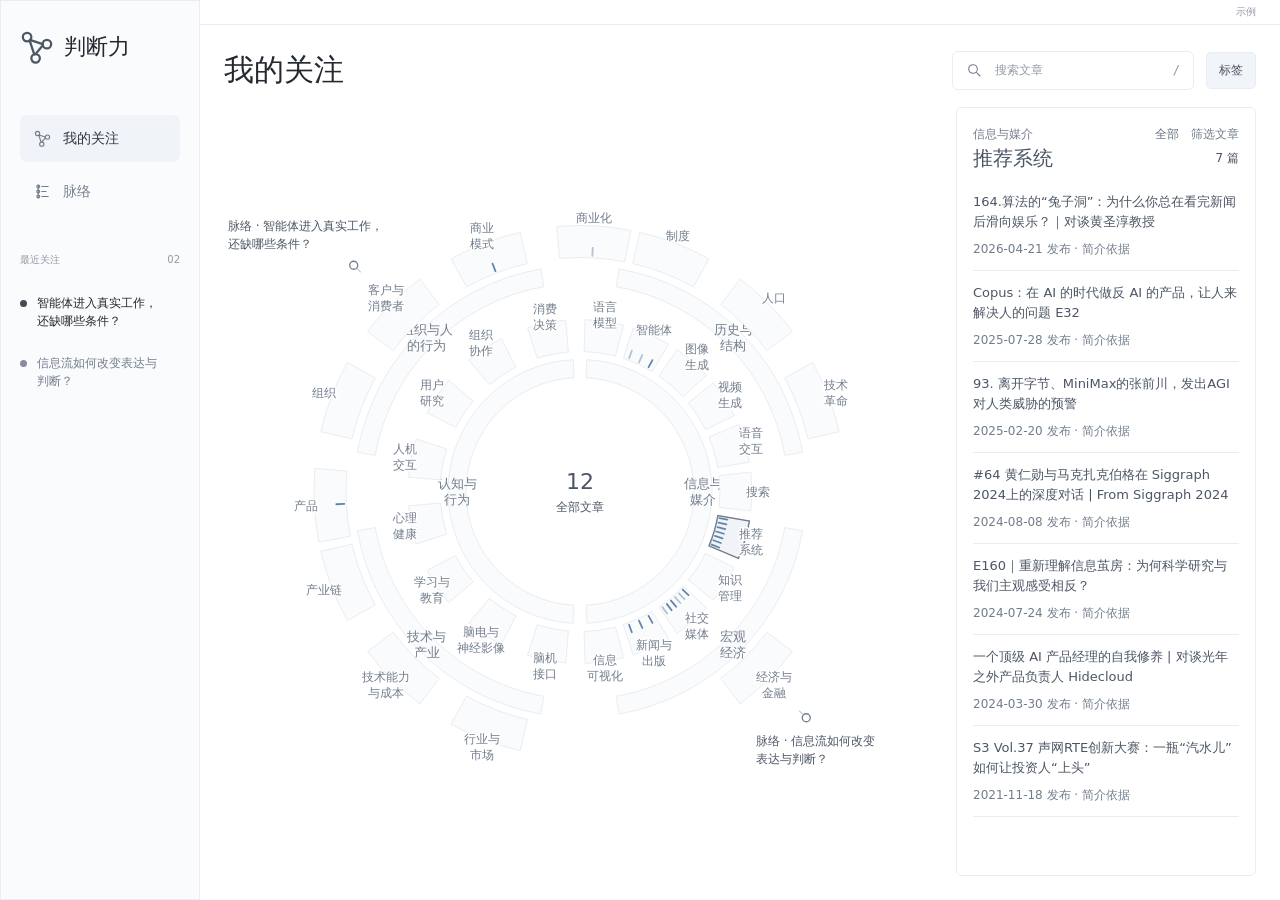
<file: sites/since/index.html>
<!doctype html>
<html lang="zh-CN">
<head>
  <meta charset="utf-8">
  <meta name="viewport" content="width=device-width,initial-scale=1">
  <meta name="color-scheme" content="light">
  <meta name="since-data-mode" content="static">
  <title>判断力</title>
  <link rel="stylesheet" href="./styles.css">
</head>
<body>
  <a class="skip-link" href="#main">跳到内容</a>
  <div id="app" aria-busy="true"><div class="initial-state">正在读取总览…</div></div>
  <dialog id="tags-dialog" aria-labelledby="tags-title"></dialog>
  <script type="module" src="./app.js"></script>
</body>
</html>
</file>
<file: sites/since/styles.css>
:root{--ink:#242830;--body:#4c5665;--muted:#727d8c;--faint:#929aa6;--line:#e9edf2;--pale:#fafbfc;--chip:#f1f4f8;--selected:#f0f3f7;--radius:6px;--sidebar:222px;font-family:system-ui,-apple-system,BlinkMacSystemFont,"PingFang SC","Microsoft YaHei",sans-serif;font-size:13px;color:var(--body);background:#fff}
*{box-sizing:border-box}body{margin:0}button,input,a{-webkit-tap-highlight-color:transparent}button,input{font:inherit}button{cursor:pointer;color:inherit}button,a,input{outline-offset:4px}button:focus-visible,a:focus-visible,input:focus-visible,summary:focus-visible{outline:2px solid #697a91}button{border:0;background:none}a{color:#657284;text-decoration:none}a:hover{text-decoration:underline}button:hover{color:var(--ink)}button:disabled{cursor:default}h1,h2,h3,p{margin:0}h1,h2,h3{font-weight:500;color:var(--ink)}h1{font-size:28px;line-height:1.5}h2{font-size:20px;line-height:1.6}h3{font-size:14px;line-height:1.65}p{line-height:1.9}.icon{display:block;flex:none;object-fit:contain}.skip-link{position:fixed;left:12px;top:-80px;padding:10px;background:white;z-index:20}.skip-link:focus{top:8px}.initial-state{padding:80px;color:var(--faint)}.app-shell{min-height:100vh;display:grid;grid-template-columns:var(--sidebar) minmax(0,1fr)}.sidebar{position:sticky;top:0;height:100vh;display:flex;flex-direction:column;background:var(--pale);border:1px solid var(--line);padding:36px 20px 0}.brand{display:flex;align-items:center;gap:13px;color:var(--ink);font-size:22px;font-weight:500;margin-bottom:50px}.main-nav{display:grid;gap:6px;margin-bottom:36px}.nav-item{width:100%;display:flex;align-items:center;gap:12px;padding:12px 14px;border-radius:7px;font-size:14px;color:#77818f;text-align:left}.nav-item.active{background:var(--selected);color:#303640}.recent-heading{display:flex;justify-content:space-between;color:var(--faint);font-size:10px;margin-bottom:15px}.recent-list{display:grid;gap:4px}.recent-theme{display:flex;gap:10px;align-items:flex-start;text-align:left;font-size:11px;line-height:1.7;padding:10px 0;color:var(--muted)}.recent-theme.active{color:var(--ink)}.theme-dot{width:7px;height:7px;border-radius:50%;background:#aeb8c6;flex:none;margin-top:6px}.active>.theme-dot{background:#414b59}.sidebar-bottom{margin-top:auto}.archive-link{display:flex;gap:9px;align-items:center;font-size:11px;color:var(--muted);padding:18px 0;border-top:1px solid var(--line)}.archive-link .end-icon{margin-left:auto}.space{border-top:1px solid var(--line);display:flex;gap:10px;align-items:center;padding:20px 0;font-size:11px;color:var(--ink)}.avatar{display:grid;place-items:center;width:31px;height:31px;border:1px solid #e4e9f0;border-radius:50%;background:#f5f7fa;color:var(--muted);font-size:12px}.content{min-width:0}.topbar{height:45px;border-bottom:1px solid var(--line);display:flex;justify-content:space-between;align-items:center;padding:0 40px;color:var(--faint);font-size:10px}.breadcrumb{display:flex;gap:14px}.page{padding:28px 40px 40px;max-width:1800px;margin:auto}.page-heading{display:flex;gap:12px;align-items:center;margin-bottom:20px}.page-heading h1{margin-right:auto}.search{height:39px;width:242px;border:1px solid var(--line);border-radius:6px;display:flex;align-items:center;gap:11px;padding:0 13px}.search input{width:100%;min-width:0;border:0;background:none;color:var(--body);font-size:11px;outline:none}.search input::placeholder{color:var(--faint)}.search kbd{font:10px inherit;color:var(--faint)}.button{display:inline-flex;align-items:center;justify-content:center;gap:7px;border:1px solid var(--line);background:var(--chip);border-radius:5px;padding:7px 12px;font-size:12px;line-height:21px;white-space:nowrap}.button:hover{background:#e9eef4;text-decoration:none}.button.primary{background:#272c34;border-color:#272c34;color:white}.button.quiet{background:white}.button.active{border-color:#7d8b9e;background:#eaf0f6}.filters{display:flex;gap:8px;align-items:center;flex-wrap:wrap;margin-bottom:16px;min-height:0}.filters:empty{display:none}.tag{display:inline-flex;gap:6px;align-items:center;border:1px solid #e4e9f0;border-radius:5px;padding:6px 12px;background:white;color:#303844;font-size:12px;line-height:21px;text-align:left}.tag.active,.tag.selected{background:var(--chip);border-color:#9caabb}.tag-path{font-size:10px;color:var(--faint)}.tags-inline{display:flex;flex-wrap:wrap;gap:8px}.home-layout{display:grid;grid-template-columns:minmax(500px,1fr) 310px;gap:24px;align-items:start}.graph-wrap{min-width:0;position:relative}.solar-graph{display:block;width:100%;height:auto;max-height:1000px;overflow:visible}.graph-arc{fill:white;stroke:#e4e9f0;stroke-width:1}.graph-arc.active{fill:var(--chip);stroke:#424c59}.graph-arc.filter{fill:#e7edf5;stroke:#697a91}.graph-label{font-family:inherit;font-size:12px;fill:#6f7175;text-anchor:middle;dominant-baseline:middle;pointer-events:none}.graph-group{cursor:pointer;outline-offset:1px}.graph-group:focus-visible .graph-arc{stroke:#536d8f;stroke-width:2}.graph-group:hover .graph-arc{stroke:#8798af}.graph-theme{cursor:pointer}.graph-theme text{font-family:inherit;font-size:13px;fill:var(--muted);text-anchor:middle}.graph-theme.active text{fill:var(--ink)}.graph-theme circle{fill:white;stroke:#ccd5e0}.graph-theme.active circle{fill:#272c34;stroke:#272c34}.graph-theme line{stroke:#ccd5e0;stroke-width:1.5}.graph-theme.active line{stroke:#272c34;stroke-width:2}.graph-legend{display:flex;justify-content:center;gap:22px;font-size:10px;color:var(--muted);padding:14px 0}.theme-preview{border:1px solid var(--line);border-radius:6px;padding:30px 24px 24px;min-height:660px;display:flex;flex-direction:column;gap:20px}.theme-preview h2{font-size:21px;color:#6f7175}.preview-tags{display:flex;flex-direction:column;align-items:flex-start;gap:8px}.preview-sources{margin-top:20px;display:grid;gap:20px}.preview-sources h3{font-size:13px;color:#6f7175}.source-teaser{display:grid;gap:8px;justify-items:start}.source-teaser p{font-size:12px;line-height:1.8;color:#6f7175}.preview-bottom{margin-top:auto;padding-top:24px}.theme-list{display:grid;grid-template-columns:repeat(2,minmax(0,1fr));gap:12px;margin-top:28px}.theme-list-card{border:1px solid var(--line);border-radius:6px;padding:18px 20px;text-align:left;display:grid;gap:12px}.theme-list-card.active{background:var(--pale);border-color:#b4c0cf}.theme-list-card h3{font-size:14px}.theme-list-card .tags-inline .tag{font-size:10px;padding:3px 8px}.empty-state{border:1px solid var(--line);border-radius:6px;padding:45px;color:var(--muted);text-align:center}.error-state{display:grid;justify-items:start;gap:15px;padding:40px;border:1px solid var(--line);border-radius:7px;max-width:700px;margin:30px 0}.error-state h2{font-size:18px}.error-state p{color:var(--muted)}.refresh-error{margin:0 40px;padding:12px 0;font-size:11px;color:#8b5a3c}.back-button{display:flex;align-items:center;gap:7px;font-size:10px;color:var(--faint);margin-bottom:24px;padding:0}.detail-heading{display:flex;align-items:start;gap:20px;margin-bottom:20px}.detail-heading h1{flex:1}.question-box{display:flex;gap:16px;align-items:center;background:var(--pale);border:1px solid var(--line);border-radius:7px;padding:19px 22px;margin:25px 0 30px}.question-symbol{width:35px;height:35px;background:var(--selected);border-radius:8px;display:grid;place-items:center;flex:none}.question-box p{font-size:13px}.detail-layout{display:grid;grid-template-columns:minmax(550px,1fr) 310px;gap:35px;align-items:start}.timeline{min-width:0}.branch-header{display:grid;grid-template-columns:74px repeat(var(--branches),minmax(0,1fr));gap:12px;border-bottom:1px solid var(--line);padding-bottom:15px;margin-bottom:30px;font-size:10px;color:var(--faint)}.timeline-section+.timeline-section{margin-top:26px}.section-heading{font-size:12px;font-weight:500;margin:0 0 18px 96px;color:var(--muted)}.timeline-rows{position:relative}.timeline-row{position:relative;display:grid;grid-template-columns:74px repeat(var(--branches),minmax(0,1fr));gap:12px;min-height:200px;padding-bottom:16px;align-items:start}.timeline-date{font-size:11px;line-height:1.7;text-align:right;padding-top:17px;color:var(--faint)}.timeline-date span{display:block}.timeline-date .date-kind{font-size:9px;color:#a0a8b3;margin-top:2px}.timeline-marker{position:absolute;left:74px;top:0;pointer-events:none;z-index:1}.timeline-guide{position:absolute;left:82px;top:27px;height:1px;background:#e7ecf2;pointer-events:none}.timeline-card{position:relative;z-index:2;width:100%;min-height:184px;border:1px solid var(--line);border-radius:6px;background:white;text-align:left;padding:18px 20px;display:flex;flex-direction:column;gap:8px}.timeline-card:hover{border-color:#bdc8d6}.timeline-card.selected{background:#fafbfd;border-color:#a9b7c9}.claim-badge{font-size:9px;background:#f3f5f8;color:#85909f;border-radius:3px;padding:3px 5px;align-self:flex-start}.timeline-card h3{font-size:14px;color:#414b59}.timeline-card p{font-size:11px;color:var(--muted);line-height:1.9}.node-footer{display:flex;align-items:center;gap:5px;font-size:9px;color:var(--faint);padding-top:5px;margin-top:auto}.node-footer .open-label{margin-left:auto;color:var(--muted)}.timeline-undated .timeline-marker{display:none}.timeline-undated .timeline-guide{left:82px;opacity:.6}.evidence-panel{position:sticky;top:24px;border:1px solid var(--line);border-radius:7px;padding:25px;min-width:0}.panel-top{display:flex;justify-content:space-between;align-items:center;margin-bottom:18px}.panel-top .tabs{display:flex;gap:16px}.tab{padding:0 0 5px;border-bottom:1px solid transparent;font-size:11px;color:var(--faint)}.tab.active{border-color:#657284;color:#414b59}.evidence-panel h2{font-size:20px;margin-bottom:12px;line-height:1.65}.evidence-meta{color:var(--faint);font-size:10px;line-height:1.8}.evidence-section{border-top:1px solid var(--line);padding-top:18px;margin-top:18px;display:grid;gap:9px}.evidence-section h3{font-size:10px;color:#6f7175}.evidence-section p{font-size:12px;line-height:1.95;color:var(--muted)}blockquote{font-size:11px;line-height:1.95;color:var(--muted);margin:0;padding:0 0 0 12px;border-left:2px solid #d8e0e9;overflow-wrap:anywhere}.source-card{display:grid;gap:10px}.source-card+.source-card{padding-top:18px;margin-top:18px;border-top:1px solid var(--line)}.source-card h3{font-size:11px;line-height:1.8}.source-links{display:flex;gap:14px;align-items:center;flex-wrap:wrap;font-size:10px}.source-links a{display:inline-flex;gap:5px;align-items:center}.source-basis{font-size:9px;color:var(--faint)}.md-panel{margin-top:38px;border-top:1px solid var(--line);padding-top:30px}.md-heading{display:flex;justify-content:space-between;gap:20px;margin-bottom:20px}.markdown{max-width:850px;color:var(--body);line-height:2;font-size:13px;overflow-wrap:anywhere}.markdown h1{font-size:24px;margin:0 0 25px}.markdown h2{font-size:18px;margin:28px 0 14px}.markdown h3{font-size:15px;margin:22px 0 10px}.markdown p{margin:10px 0 16px}.markdown ul{padding-left:20px}.markdown li{margin:7px 0}.markdown pre{white-space:pre-wrap;background:var(--pale);padding:18px;overflow:auto}.markdown a.anchor{display:block;scroll-margin-top:30px}.markdown .highlight{animation:highlight 2.4s ease-out}.citation{font-size:10px;color:#657284;padding:0 3px;border-bottom:1px dotted #a8b7c9}.reading-section{font-size:12px;line-height:1.95;color:var(--muted)}.reading-section h1,.reading-section h2{display:none}.reading-section h3{font-size:12px;color:var(--body);margin-bottom:8px}.reading-section p{font-size:12px}.reading-section .citation{display:inline-flex}.reading-section a.anchor{display:none}.tag-dialog{border:1px solid var(--line);border-radius:8px;width:min(1140px,calc(100vw - 48px));max-height:85vh;padding:32px 40px;color:var(--body);background:white}.tag-dialog::backdrop{background:rgba(36,40,48,.15)}.dialog-heading{display:flex;gap:12px;align-items:center;margin-bottom:25px}.dialog-heading h2{font-size:26px;flex:1}.tag-dimension+.tag-dimension{margin-top:30px}.tag-dimension h3{margin-bottom:16px;font-size:15px;color:#6f7175}.tag-group{display:grid;grid-template-columns:170px minmax(0,1fr);gap:12px;margin:15px 0;align-items:start}.tag-group-root{width:100%;background:var(--chip)}.tag-group-children{display:flex;gap:8px;flex-wrap:wrap}.tag.depth-3{font-size:11px;color:var(--muted);background:var(--pale)}.modal-empty{padding:20px;color:var(--faint)}.mobile-menu{display:none}
@keyframes highlight{from{background:#edf2f7}to{background:transparent}}
.graph-disclosure>summary{display:none}.text-button{text-align:left;font-size:11px;line-height:1.9;color:#657284;padding:0}.text-button:hover{text-decoration:underline}.relation-link{display:block}.graph-disclosure>.graph-wrap{overflow:auto}
@media(min-width:1700px){.home-layout{grid-template-columns:minmax(700px,1fr) 310px}.page{padding-top:28px}.theme-preview{min-height:760px}}
@media(max-width:1250px){:root{--sidebar:190px}.sidebar{padding:28px 16px 0}.brand{font-size:20px;gap:10px}.page{padding:28px}.topbar{padding:0 28px}.home-layout{grid-template-columns:minmax(0,1fr) 270px}.theme-preview{padding:24px 20px;min-height:570px}.theme-preview h2{font-size:18px}.detail-layout{grid-template-columns:minmax(0,1fr) 280px;gap:24px}.timeline-card{padding:16px 14px}.timeline-card h3{font-size:13px}.branch-header,.timeline-row{grid-template-columns:64px repeat(var(--branches),minmax(0,1fr))}.timeline-marker{left:64px}.timeline-guide{left:72px}.section-heading{margin-left:86px}.graph-label{font-size:13px}.detail-heading h1{font-size:25px}}
@media(max-width:1000px){.home-layout{grid-template-columns:minmax(0,1fr)}.theme-preview{min-height:0;display:grid;grid-template-columns:1fr 1fr;padding:24px;gap:18px}.preview-sources{grid-column:2;grid-row:1 / span 3;margin-top:0}.preview-bottom{grid-column:1;padding-top:0}.preview-tags{flex-direction:row;flex-wrap:wrap}.detail-layout{grid-template-columns:minmax(0,1fr)}.evidence-panel{position:relative;top:0;max-width:none}.panel-content{display:grid;grid-template-columns:1fr 1fr;gap:0 28px}.evidence-panel .evidence-section{margin-top:16px}.evidence-panel .source-section{grid-column:2;grid-row:1 / span 3;margin-top:0}.evidence-panel .source-section:first-child{margin-top:0}.page-heading h1{font-size:25px}.search{width:210px}}
@media(max-width:720px){:root{--sidebar:0px}.app-shell{display:block}.sidebar{position:static;height:auto;display:grid;grid-template-columns:1fr auto;gap:16px;align-items:center;padding:16px 20px;border-width:0 0 1px}.brand{margin:0;font-size:19px;gap:9px}.main-nav{display:flex;margin:0;gap:4px}.nav-item{width:auto;padding:8px 10px;font-size:12px;gap:6px}.recent-heading,.recent-list,.sidebar-bottom{display:none}.topbar{padding:0 20px;height:34px}.page{padding:24px 20px}.page-heading{flex-wrap:wrap;gap:10px}.page-heading h1{font-size:24px;flex-basis:calc(100% - 65px)}.page-heading .search{order:3;width:100%}.page-heading .tag-toggle{margin-left:auto}.home-layout{gap:15px}.solar-graph{width:100%;min-height:350px}.graph-label{font-size:15px}.graph-theme text{font-size:15px}.graph-legend{font-size:9px;gap:12px;flex-wrap:wrap}.theme-preview{display:flex;padding:22px;gap:16px}.theme-preview h2{font-size:19px}.preview-tags{flex-direction:row}.preview-sources{margin-top:5px}.preview-bottom{padding-top:6px}.theme-list{grid-template-columns:1fr}.detail-heading{flex-direction:column;gap:14px}.detail-heading h1{font-size:24px}.question-box{padding:15px;margin:20px 0 25px;gap:12px}.detail-layout{gap:25px}.timeline{overflow-x:auto;padding-bottom:10px}.branch-header,.timeline-row{min-width:570px;grid-template-columns:60px repeat(var(--branches),minmax(220px,1fr))}.timeline-marker{left:60px}.timeline-guide{left:68px}.timeline-card{min-height:184px}.timeline-row{min-height:200px}.panel-content{display:block}.evidence-panel .source-section{margin-top:18px}.tag-dialog{padding:24px 20px;width:calc(100vw - 24px);max-height:90vh}.dialog-heading{flex-wrap:wrap}.dialog-heading .search{order:3;width:100%}.tag-group{grid-template-columns:1fr;gap:9px;margin:22px 0}.tag-group-root{width:auto;justify-self:start}.markdown{font-size:13px}.md-heading h2{font-size:19px}.refresh-error{margin:0 20px}.initial-state{padding:40px 20px}.error-state{padding:25px}}
@media(prefers-reduced-motion:reduce){*{scroll-behavior:auto!important;animation:none!important}}
@media(max-width:720px){.graph-disclosure>summary{display:list-item;font-size:12px;color:var(--muted);padding:12px 0;cursor:pointer}.graph-disclosure .solar-graph{min-width:740px}.graph-disclosure{margin-bottom:8px}.graph-label{font-size:12px}.graph-theme text{font-size:13px}.home-layout>div:first-child{display:flex;flex-direction:column}.home-layout .theme-list{order:-1;margin-top:0;margin-bottom:12px}.preview-sources{display:none}}

.theme-dot,.active>.theme-dot{background:transparent}

/* Keep graph text readable at narrower desktop widths; scroll within the graph. */
.solar-graph{min-width:840px}.graph-label{font-size:15px}.graph-theme text{font-size:16px}
@media(min-width:721px){.theme-list{display:none}.detail-heading+.tags-inline{margin-bottom:30px}}
@media(max-width:720px){.graph-disclosure .solar-graph{min-width:840px}.graph-label{font-size:15px}.graph-theme text{font-size:16px}.detail-heading+.tags-inline{margin-bottom:25px}}

@media(max-width:720px){.theme-preview{display:none}}

.tag-review{font-size:11px;color:#8b6945;align-self:center}

/* Approved tag overview. SVG coordinates are CSS pixels, never a scaled UI image. */
:root{--sidebar:200px}
.sidebar{padding:28px 19px 0}
.sidebar-brand{width:100%}
.brand{font-size:22px;line-height:36.3px;gap:10px;margin-bottom:50px}
.main-nav{margin-bottom:37px}
.nav-item{font-size:14px;line-height:23.1px}
.recent-heading{line-height:16.5px}
.recent-theme{font-size:12px;line-height:18px}
.mobile-scope{display:none}
.home-view .content{display:flex;flex-direction:column;height:100dvh;overflow:hidden}
.home-view .topbar{height:25px;min-height:25px;flex:none;padding:0 24px}
.home-page{height:calc(100dvh - 25px);max-width:none;padding:24px;display:flex;flex-direction:column;gap:16px;min-height:0}
.overview-heading{height:42px;min-height:42px;margin:0;flex:none;gap:12px}
.overview-heading h1{font-size:30px;line-height:42px}
.overview-search .search{width:242px}
.overview-search input,.overview-search kbd{font-size:12px}
.compact-search{display:none}
.home-layout{display:grid;grid-template-columns:minmax(0,1fr) 300px;gap:20px;flex:1;min-height:0;align-items:stretch}
.graph-wrap{height:100%;min-height:0;min-width:0;position:relative;overflow:visible}
.graph-stage{position:relative;width:100%;height:100%;min-width:0;min-height:0}
.solar-graph{display:block;width:100%;height:100%;min-width:0;min-height:0;max-height:none;overflow:visible}
.graph-hit{fill:transparent;stroke:transparent;stroke-width:8;pointer-events:all}
.graph-arc{fill:#fafbfc;stroke:#e9edf2;stroke-width:1}
.graph-arc.active{fill:#f0f3f7;stroke:#727d8c;stroke-width:1.4}
.graph-arc.filter{fill:#e6edf7;stroke:#697a91}
.graph-label{font-family:inherit;fill:#727d8c;text-anchor:middle;dominant-baseline:middle;pointer-events:none}
.graph-label.level-one{font-size:13px;font-weight:500}
.graph-label.level-two{font-size:12px;font-weight:400}
.graph-theme text.graph-topic-label{font-size:13px;font-weight:500;fill:#4c5665;text-anchor:inherit}
.graph-theme circle{fill:white;stroke:#e9edf2;stroke-width:1}
.graph-theme.active circle{fill:#4c5665;stroke:#4c5665}
.graph-group:focus-visible,.graph-theme:focus-visible{outline:none}
.graph-theme:focus-visible circle{stroke:#697a91;stroke-width:3}
.graph-count-label{font-size:13px;font-weight:500;fill:#4c5665;text-anchor:middle}
.graph-count{font-size:22px;font-weight:500;fill:#4c5665;text-anchor:middle}
.theme-edge,.focus-leader{fill:none;stroke:#a7b6cc;stroke-width:1;pointer-events:none}
.focus-point{fill:#727d8c;pointer-events:none}
.focus-callout{position:absolute;display:flex;align-items:center;justify-content:center;height:26px;padding:3px 7px;background:white;border:1px solid #e9edf2;border-radius:5px;color:#727d8c;font-size:12px;line-height:18px;white-space:nowrap}
.graph-empty{position:absolute;top:0;left:0;font-size:12px;color:#727d8c;line-height:20px}
.filters{margin:0;min-height:32px;flex:none;display:flex;flex-wrap:nowrap;gap:12px}
.filters-chips{min-width:0;display:flex;gap:8px;overflow-x:auto;align-items:center;scrollbar-width:thin}
.filters .tag{flex:none;padding:3px 9px;font-size:12px;line-height:22px;white-space:nowrap}
.clear-filters{flex:none;font-size:12px}
.article-panel{height:100%;min-height:0;min-width:0;border:1px solid #e9edf2;border-radius:6px;padding:16px;display:flex;flex-direction:column;gap:12px;overflow:hidden;background:white}
.article-heading{flex:none;display:flex;flex-direction:column;gap:4px}
.article-path-row{display:flex;gap:8px;align-items:center;justify-content:space-between;min-width:0}
.article-tag-path{font-size:12px;line-height:20px;color:#727d8c;min-width:0}
.compact-path{display:none}
.panel-filter{font-size:12px;line-height:20px;white-space:nowrap;flex:none;color:#727d8c}
.panel-filter[aria-pressed=true]{color:#354c6c;text-decoration:underline}
.article-name-row{display:flex;gap:8px;justify-content:space-between;align-items:center;min-height:20px}
.article-tag-name{font-size:20px;font-weight:500;line-height:28px;color:#4c5665}
.article-mobile-label{display:none}
.article-count{font-size:12px;line-height:20px;flex:none;color:#4c5665}
.article-list{flex:1;min-height:0;overflow-y:auto;overscroll-behavior:contain;scrollbar-width:thin;outline-offset:-2px}
.article-row{border-bottom:1px solid #e9edf2;margin:0}
.article-link{display:flex;flex-direction:column;gap:8px;padding:12px 0;color:#4c5665;text-decoration:none}
.article-link:hover .article-title{text-decoration:underline;text-underline-offset:3px}
.article-link:hover{text-decoration:none}
.article-title{font-size:13px;font-weight:400;line-height:20px;color:#4c5665;overflow-wrap:anywhere}
.article-meta{font-size:12px;line-height:18px;color:#727d8c}
.article-empty{font-size:12px;line-height:20px;color:#727d8c;padding:14px 0;display:grid;justify-items:start;gap:8px}
.article-themes{flex:none;display:grid;gap:6px;max-height:110px;overflow-y:auto}
.article-themes h3{font-size:11px;font-weight:400;line-height:20px;color:#4c5665}
.article-theme-link{display:block;text-align:left;font-size:13px;line-height:20px;font-weight:500;padding:0;color:#4c5665}
.article-theme-link:hover{text-decoration:underline}
.tag-dialog .tag[aria-pressed=true]{background:#eaf0f6;border-color:#9caabb}
@media(max-width:1100px){
 .home-view{height:100svh;min-height:0;display:flex;flex-direction:column;padding:16px;gap:12px}
 .home-view .sidebar{height:37px;min-height:37px;position:static;border:0;background:white;display:block;padding:0;flex:none}
 .home-view .sidebar-brand{height:37px;display:flex;align-items:center;justify-content:space-between}
 .home-view .brand{margin:0;font-size:20px;line-height:28px;color:#4c5665}
 .home-view .brand .icon,.home-view .main-nav,.home-view .recent-heading,.home-view .recent-list,.home-view .topbar{display:none}
 .home-view .mobile-scope{display:inline;font-size:10px;color:#929aa6}
 .home-view .content{height:auto;flex:1;min-height:0;overflow:visible}
 .home-page{padding:0;height:auto;flex:1;gap:12px;min-height:0}
 .overview-heading{height:37px;min-height:37px;gap:8px;flex-wrap:nowrap}
 .overview-heading h1{font-size:22px;line-height:28px;flex:1;flex-basis:auto;margin:0;color:#4c5665}
 .overview-heading .tag-toggle{margin:0;padding:7px 12px;background:white;border-color:transparent;color:#727d8c;line-height:18px}
 .compact-search{display:inline-flex;padding:7px 12px;font-size:12px;line-height:18px;color:#727d8c;white-space:nowrap}
 .overview-search{display:none;min-width:0}
 .overview-heading.searching h1{display:none}
 .overview-heading.searching .overview-search{display:block;flex:1}
 .overview-search .search{width:100%;height:37px}
 .overview-search kbd{display:none}
 .home-layout{display:flex;flex-direction:column;gap:12px;min-height:0;flex:1}
 .graph-wrap{height:350px;min-height:350px;flex:none}
 .graph-theme text.graph-topic-label{font-size:12px}
 .graph-count-label{font-size:12px;font-weight:400}
 .article-panel{flex:1;height:auto;min-height:0;padding:12px 16px;gap:8px}
 .article-heading{gap:8px}
 .article-tag-path{font-size:12px;font-weight:500;line-height:20px;color:#4c5665}
 .desktop-path,.article-tag-name{display:none}
 .compact-path,.article-mobile-label{display:inline}
 .article-mobile-label{font-size:12px;line-height:20px}
 .article-themes{display:none}
 .panel-filter{font-size:12px}
 .home-view .refresh-error{margin:0;position:absolute;top:0;left:16px;right:16px;background:white;z-index:4}
 .graph-empty{font-size:12px;top:2px;left:0}
 .tag-dialog .tag{min-height:36px}
}

.recent-theme-title{width:130px;max-width:130px;flex:none}.article-tag-name{line-height:20px}

.theme-hit{fill:transparent;pointer-events:all}

/* Article identities are the graph nodes; rings are classification context. */
.article-actions{display:flex;align-items:center;gap:12px;flex:none}
.article-actions button{font-size:12px;line-height:20px;white-space:nowrap}
.article-select{display:flex;flex-direction:column;gap:8px;padding:12px 0;width:100%;text-align:left}
.article-select:hover .article-title{text-decoration:underline}
.article-row.selected{background:#edf3fa;box-shadow:inset 2px 0 #6385ad;padding-left:8px}
.selected-article{padding:12px 0 16px;border-bottom:1px solid #d3deeb;display:grid;gap:10px}
.selection-heading{display:flex;align-items:center;justify-content:space-between;color:#727d8c;font-size:12px;line-height:20px}
.selection-clear,.selected-source{font-size:12px;line-height:20px}
.selected-title{font-size:13px;font-weight:500;line-height:21px;overflow-wrap:anywhere}
.article-coding{display:grid;gap:7px}
.article-coding h4{font-size:12px;font-weight:500;line-height:20px;margin:0}
.coding-tag{padding:4px 7px;border:1px solid #e0e7f0;border-radius:4px;background:#fafbfc;text-align:left;font-size:12px;line-height:20px;overflow-wrap:anywhere}
.coding-context{color:#727d8c}.coding-direct{font-weight:500;color:#354f70}
.graph-arc.coded-parent{fill:#edf3f9;stroke:#a2b5cd}
.graph-arc.coded-direct{fill:#dbe8f7;stroke:#5279aa;stroke-width:2}
.graph-article{fill:#d9e1ea;stroke:#aebccd;stroke-width:1;cursor:pointer;outline:none}
.graph-article.in-focus{fill:#6485ad;stroke:#4c6f9a}
.graph-article.selected{fill:#243b58;stroke:white;stroke-width:2}
.graph-article:hover,.graph-article:focus-visible{stroke:#243b58;stroke-width:3}
.graph-article.filtered-out{visibility:hidden;pointer-events:none}
.graph-count{font-size:22px}.graph-count-label{font-size:12px;font-weight:400}
.graph-scope-summary{position:absolute;bottom:0;left:0;right:0;display:flex;justify-content:center;gap:20px;color:#727d8c;font-size:12px;line-height:20px;pointer-events:none}
.graph-empty{top:0;background:white}
.mobile-themes{display:none}
@media(max-width:1100px){
 .home-view .mobile-themes{display:block;position:relative;margin-left:auto;margin-right:14px;font-size:12px;line-height:20px;color:#727d8c}
 .mobile-themes summary{cursor:pointer;list-style:none;padding:7px 2px}
 .mobile-themes summary::-webkit-details-marker{display:none}
 .mobile-theme-menu{position:absolute;right:0;top:34px;z-index:9;width:270px;padding:8px;background:white;border:1px solid #e0e7f0;border-radius:6px;box-shadow:0 6px 20px #22324414}
 .mobile-theme-link{display:block;text-align:left;padding:10px;font-size:13px;line-height:21px;width:100%}
 .graph-scope-summary{gap:16px}
 .article-actions{gap:9px}
}

.graph-scope-summary{position:absolute;width:1px;height:1px;margin:-1px;padding:0;overflow:hidden;clip:rect(0,0,0,0);white-space:nowrap;border:0}
.home-page{width:100%;margin:0}

/* Source articles are radial ticks inside their real second-level segment. */
.article-tick{fill:none;stroke:#b3c2d3;stroke-width:1.8;stroke-linecap:round;pointer-events:stroke}
.article-tick.in-focus{stroke:#6385ad;stroke-width:1.8}
.article-tick.selected{stroke:#243b58;stroke-width:3}
.article-tick:hover,.article-tick:focus-visible{stroke:#173d69;stroke-width:3;outline:none}
.article-tick-hit{stroke:transparent;stroke-width:5;pointer-events:stroke;cursor:pointer}
.article-tick-hit.filtered-out{visibility:hidden;pointer-events:none}
.graph-label.level-two{paint-order:stroke;stroke:white;stroke-width:3px;stroke-linejoin:round;pointer-events:all}
.list-only-note{font-size:12px;line-height:20px;color:#727d8c}

/* Bootstrap paints classification first; visible routes do not wait for Markdown. */
.graph-composition{width:100%;height:100%;display:flex;flex-direction:column;min-height:0}
.graph-composition>.graph-stage{flex:1;height:auto;min-height:0}


/* Themes remain independent outer-ring routes, never article occurrences. */
.outer-theme-entry{cursor:pointer;outline:none}
.outer-theme-hit{fill:transparent;pointer-events:all}
.outer-theme-leader{stroke:#9cacc0;stroke-width:1;fill:none}
.outer-theme-dot{fill:white;stroke:#727d8c;stroke-width:1.3}
.outer-theme-title{font:500 12px system-ui,-apple-system,BlinkMacSystemFont,"PingFang SC","Microsoft YaHei",sans-serif;fill:#4c5665;pointer-events:none}
.outer-theme-entry:hover .outer-theme-dot,.outer-theme-entry:focus-visible .outer-theme-dot{fill:#4c5665;stroke:#354a65;stroke-width:2}
.outer-theme-entry:focus-visible .outer-theme-title{text-decoration:underline}
</file>
